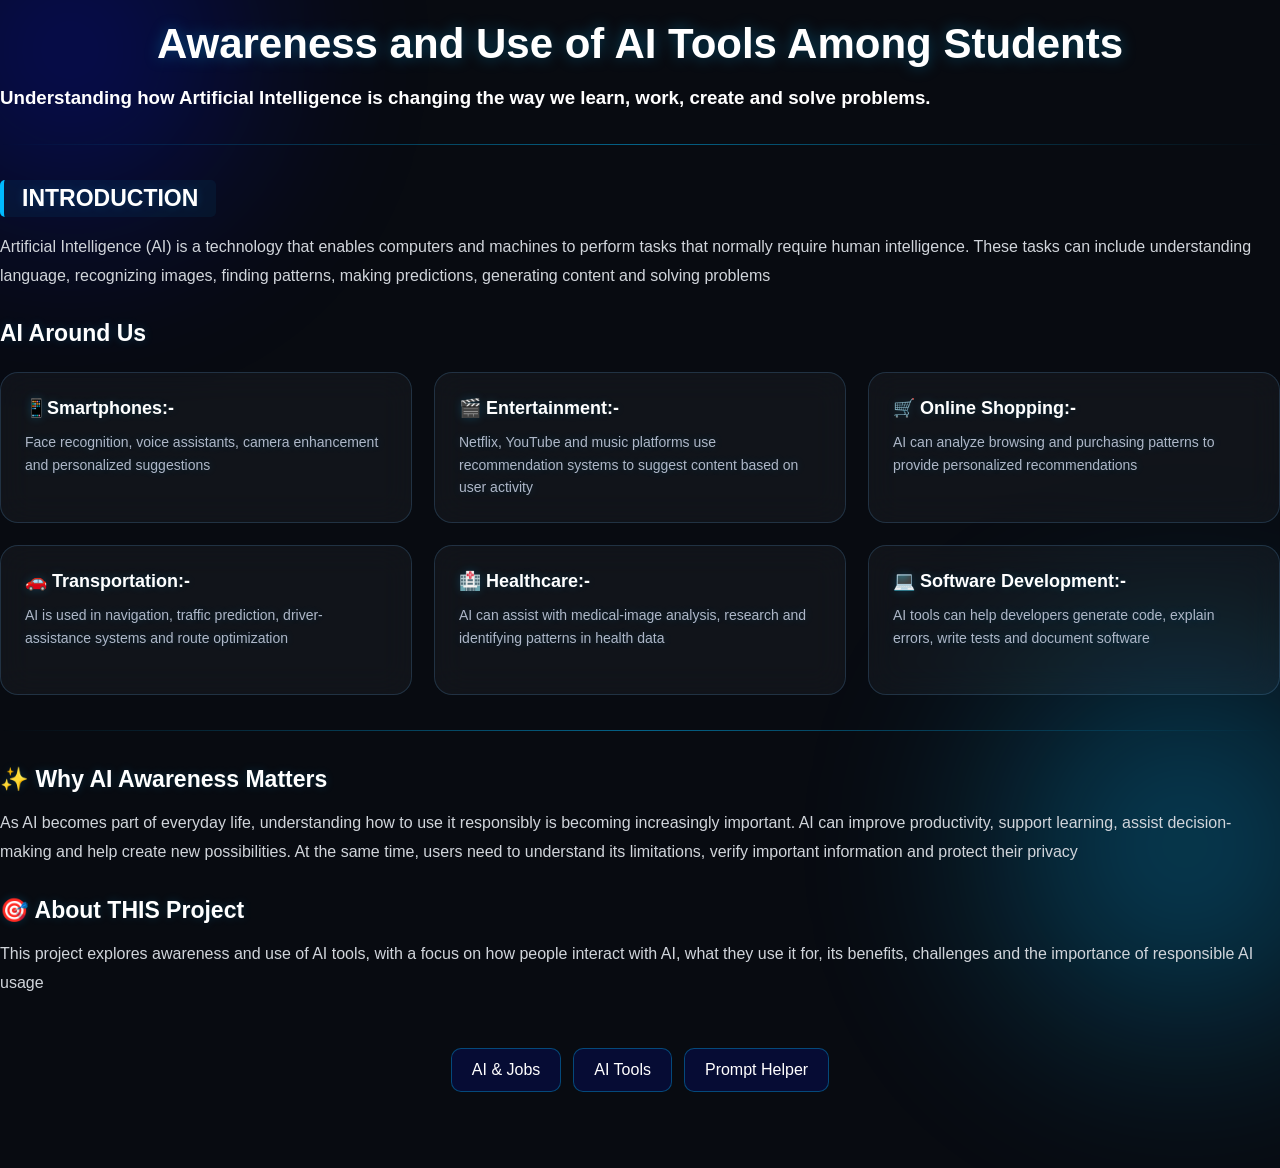
<file: templates/index.html>
<!DOCTYPE html>
<html lang="en">
<head>
    <meta charset="UTF-8">
    <meta name="viewport" content="width=device-width, initial-scale=1.0">
<link rel="stylesheet" href="../static/style.css">
    <title>AI Lens</title>
</head>
<body>
    
    <h1> Awareness and Use of AI Tools Among Students</h1>
<h3>Understanding how Artificial Intelligence is changing the way we learn, work, create and solve problems.</h3>
<hr>
<div class="intro">
    <h4>INTRODUCTION</h4> </div>
    <p>Artificial Intelligence (AI) is a technology that enables computers and machines to perform tasks that normally require human intelligence. These tasks can include understanding language, recognizing images, finding patterns, making predictions, generating content and solving problems </p>

    <h4> AI Around Us </h4>
<div class="cards">
    <div class="card">
   <h4>📱Smartphones:-<small>Face recognition, voice assistants, camera enhancement and personalized suggestions</small></h4>
        </div>
    <div class="card">
   <h4>🎬 Entertainment:- <small>Netflix, YouTube and music platforms use recommendation systems to suggest content based on user activity</small></h4>
        </div>
    <div class="card">
   <h4>🛒 Online Shopping:- <small>AI can analyze browsing and purchasing patterns to provide personalized recommendations</small></h4>
        </div>
    <div class="card">
   <h4>🚗 Transportation:-<small>AI is used in navigation, traffic prediction, driver-assistance systems and route optimization</small></h4>
        </div> 
   <div class="card">
   <h4>🏥 Healthcare:- <small>AI can assist with medical-image analysis, research and identifying patterns in health data</small></h4>
        </div>
    <div class="card">
   <h4>💻 Software Development:-<small>AI tools can help developers generate code, explain errors, write tests and document software</small></h4>
        </div>
</div>

   <hr>
<h4>✨ Why AI Awareness Matters </h4>
<p>As AI becomes part of everyday life, understanding how to use it responsibly is becoming increasingly important. AI can improve productivity, support learning, assist decision-making and help create new possibilities. At the same time, users need to understand its limitations, verify important information and protect their privacy</p>
    
<h4>🎯 About THIS Project</h4>
<p>This project explores awareness and use of AI tools, with a focus on how people interact with AI, what they use it for, its benefits, challenges and the importance of responsible AI usage</p>

<pre>
<a href="/ai-jobs">AI & Jobs</a>
<a href="/ai-tools">AI Tools</a>
<a href="/helper">Prompt Helper</a>
</pre>

</body>
</html>
</file>
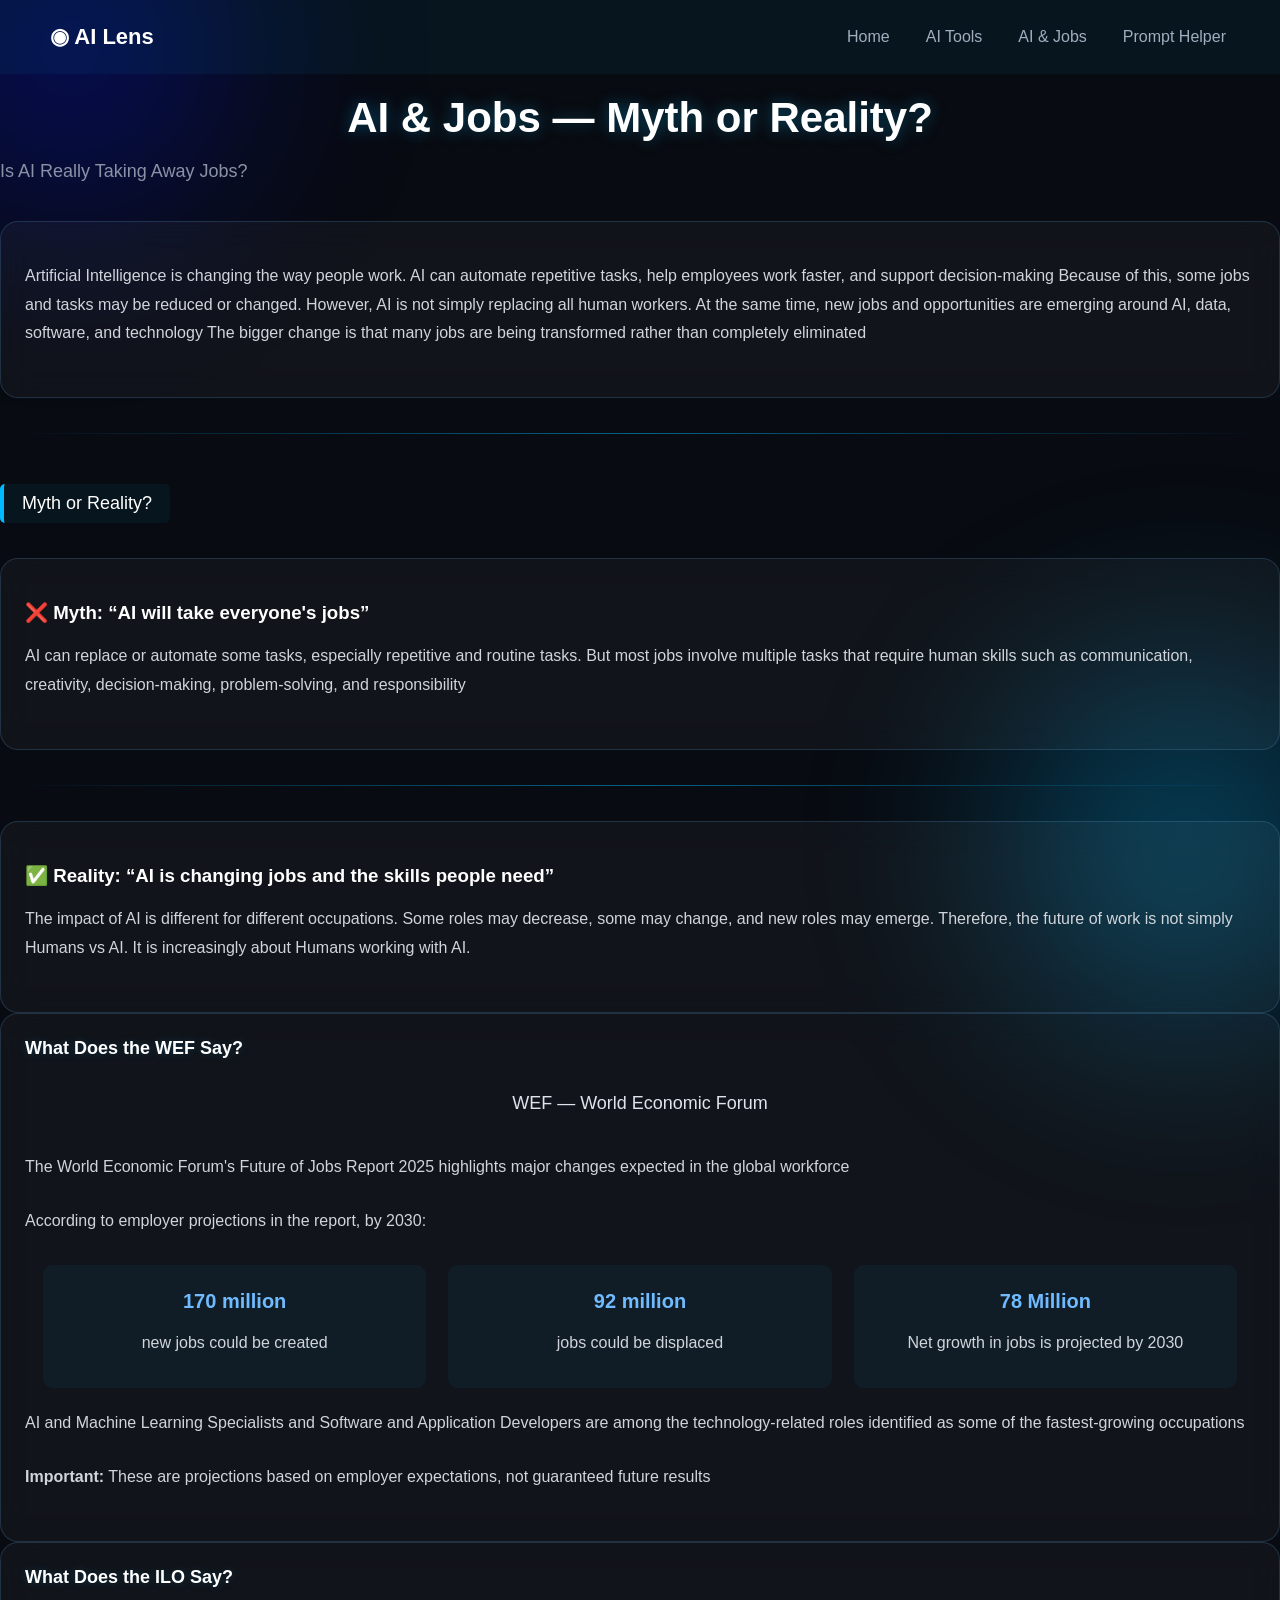
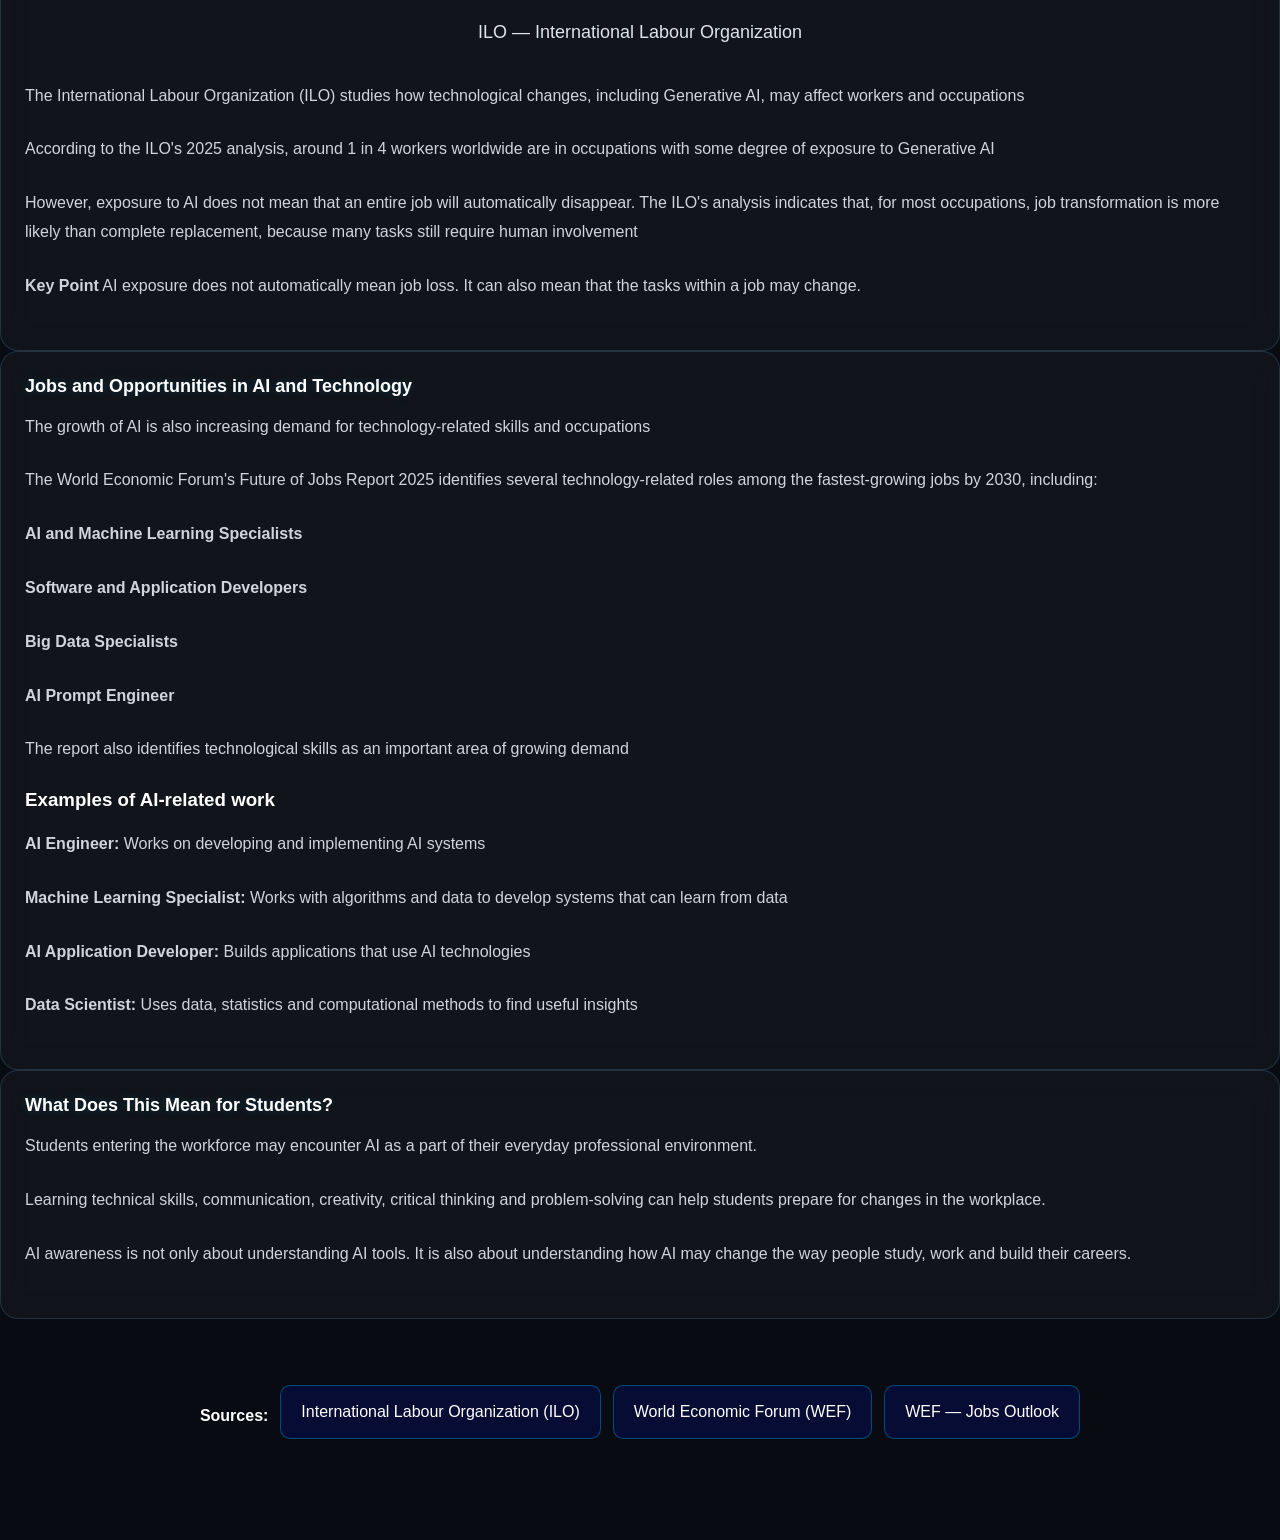
<file: templates/ai-jobs.html>
<!DOCTYPE html>
<html lang="en">
<head>
    <meta charset="UTF-8">
    <meta name="viewport" content="width=device-width, initial-scale=1.0">
    
    <link rel="stylesheet" href="../static/style.css">
    <title>AI & Jobs</title>
</head>
<body>
    <header class="navbar">
        <div class="logo">
            ◉ AI Lens
        </div>

       <nav>
    <a href="/">Home</a>
    <a href="/ai-tools">AI Tools</a>
    <a href="/ai-jobs">AI & Jobs</a>
    <a href="/helper">Prompt Helper</a>
</nav>
    </header>

    <!-- tumhara existing AI & Jobs content yahan se start hoga -->
    <!--AI & Jobs — Myth or Reality?-->
    <h1>AI & Jobs — Myth or Reality?</h1>
    <h2>Is AI Really Taking Away Jobs?</h2>
    
    <div class="card">
        <p>Artificial Intelligence is changing the way people work. AI can automate repetitive tasks, help employees work faster, and support decision-making

Because of this, some jobs and tasks may be reduced or changed. However, AI is not simply replacing all human workers. At the same time, new jobs and opportunities are emerging around AI, data, software, and technology

The bigger change is that many jobs are being transformed rather than completely eliminated </p>
    </div>

    <hr>
<!--Myth or Reality?-->
    <div class="MR">
<h2>Myth or Reality?</h2>
    </div>
<!--Myth-->
    <div class="card">
        <h3>❌ Myth: “AI will take everyone's jobs”</h3>
    <p>AI can replace or automate some tasks, especially repetitive and routine tasks. But most jobs involve multiple tasks that require human skills such as communication, creativity, decision-making, problem-solving, and responsibility</p>
    </div>
    <hr>
    <!--Reality-->
    <div class="card">
    <h3>✅ Reality: “AI is changing jobs and the skills people need”</h3>
    <p>The impact of AI is different for different occupations. Some roles may decrease, some may change, and new roles may emerge.

Therefore, the future of work is not simply Humans vs AI. It is increasingly about Humans working with AI.</p>
</div>
<!--WEF — World Economic Forum-->
<div class="card">
    <h4>What Does the WEF Say?
</h4>
<h5>WEF — World Economic Forum</h5>
<p>
The World Economic Forum's Future of Jobs Report 2025 highlights major changes expected in the global workforce </p>
<p> According to employer projections in the report, by 2030: </p>

<!--points-->
<div class="job-points">

    <div class="job-box">
<h3>170 million</h3>
 <p>new jobs could be created </p> </div> 

 <div class="job-box">
<h3> 92 million </h3>
 <p>jobs could be displaced </p> </div>

<div class="job-box">
<h3>78 Million</h3>
<p>Net growth in jobs is projected by 2030</p> </div>
</div>

<p> AI and Machine Learning Specialists and Software and Application Developers are among the technology-related roles identified as some of the fastest-growing occupations </p>
<p> 
    <strong>Important:</strong> These are projections based on employer expectations, not guaranteed future results </p>
</div>

<!--ILO — International Labour Organization-->
<div class="card">
<h4>What Does the ILO Say?</h4>

<h5>ILO — International Labour Organization</h5>


<p>The International Labour Organization (ILO) studies how technological changes, including Generative AI, may affect workers and occupations </p>

<p>According to the ILO's 2025 analysis, around 1 in 4 workers worldwide are in occupations with some degree of exposure to Generative AI</p>

<p>However, exposure to AI does not mean that an entire job will automatically disappear. The ILO's analysis indicates that, for most occupations, job transformation is more likely than complete replacement, because many tasks still require human involvement</p>
<!--key points-->
<p> <strong>Key Point</strong>

AI exposure does not automatically mean job loss. It can also mean that the tasks within a job may change.</p>
</div>
<!--<h4>Jobs and Opportunities in AI and Technology</h4>-->
<div class="card"> 
<h4><h4>Jobs and Opportunities in AI and Technology</h4>
</h4>
<p>The growth of AI is also increasing demand for technology-related skills and occupations</p>

<p>The World Economic Forum's Future of Jobs Report 2025 identifies several technology-related roles among the fastest-growing jobs by 2030, including:</p>

<p><strong>AI and Machine Learning Specialists</strong></p>

<p><strong>Software and Application Developers</strong></p>

<p><strong>Big Data Specialists</strong></p>

<p><strong>AI Prompt Engineer</strong></p>
<p>
The report also identifies technological skills as an important area of growing demand</p>

<h3>Examples of AI-related work</h3>

<p><strong>AI Engineer:</strong>
Works on developing and implementing AI systems</p>

<p><strong>Machine Learning Specialist:</strong>
Works with algorithms and data to develop systems that can learn from data</p>

<p><strong>AI Application Developer:</strong>
Builds applications that use AI technologies</p>

<p><strong>Data Scientist:</strong>
Uses data, statistics and computational methods to find useful insights</p>
</div>

<div class="card">

    <h4>What Does This Mean for Students?</h4>

    <p>
        Students entering the workforce may encounter AI as a part of
        their everyday professional environment.
    </p>

    <p>
        Learning technical skills, communication, creativity,
        critical thinking and problem-solving can help students
        prepare for changes in the workplace.
    </p>

    <p>
        AI awareness is not only about understanding AI tools.
        It is also about understanding how AI may change the way
        people study, work and build their careers.
    </p>

</div>

<!--source link -->
<pre>
    <strong>Sources:</strong>

<p>
    <a href="https://www.ilo.org/publications/generative-ai-and-jobs-2025-update"
   target="_blank">
    International Labour Organization (ILO)
   </a>
</p>

<p>
    <a href="https://www.weforum.org/publications/the-future-of-jobs-report-2025/"
   target="_blank">
    World Economic Forum (WEF)
  </a>
</p>

<p>
    <a href="https://www.weforum.org/publications/the-future-of-jobs-report-2025/in-full/2-jobs-outlook/"
   target="_blank">
    WEF — Jobs Outlook
  </a>
</p>
</pre>
</body>
</html>
</file>
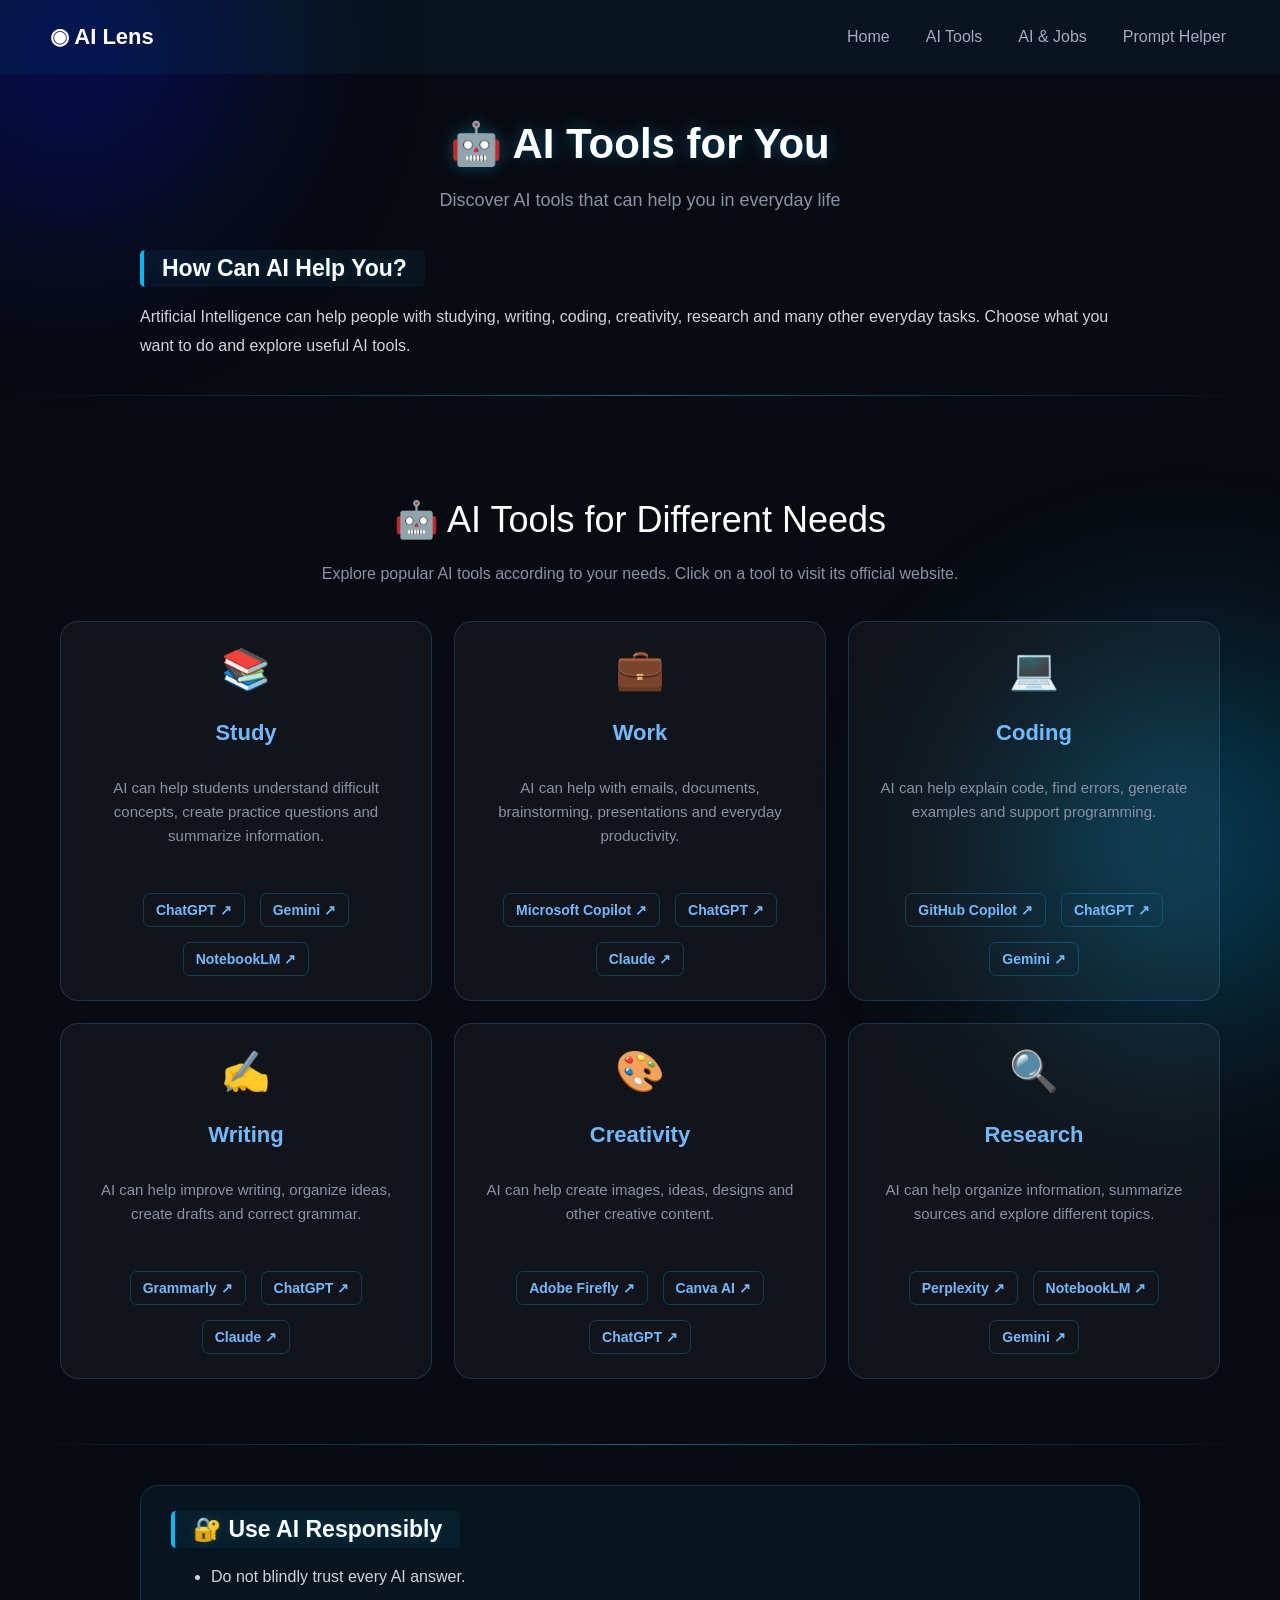
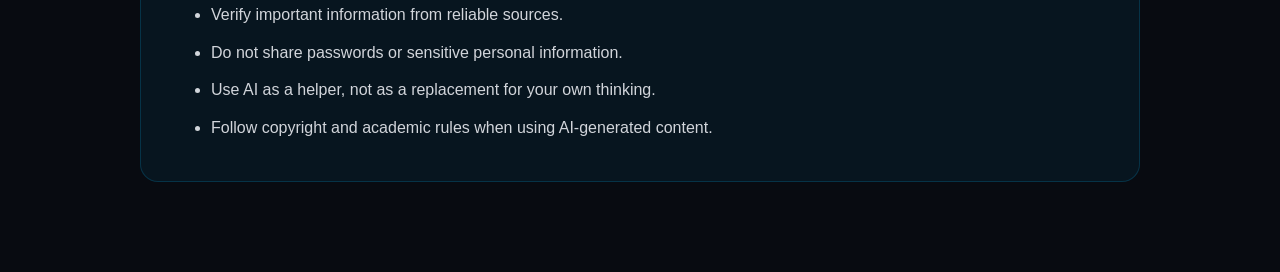
<file: templates/AITools.html>
<!DOCTYPE html>
<html lang="en">
<head>
    <meta charset="UTF-8">
    <meta name="viewport" content="width=device-width, initial-scale=1.0">
    <title>AI Tools for You</title>
    <link rel="stylesheet" href="../static/style.css">
</head>
<body>

<!-- NAVIGATION -->
<header class="navbar">
    <div class="logo">
        ◉ AI Lens
    </div>
    <nav>
    <a href="/">Home</a>
    <a href="/ai-tools">AI Tools</a>
    <a href="/ai-jobs">AI & Jobs</a>
    <a href="/helper">Prompt Helper</a>
</nav>
</header>

<!-- HEADER -->
<header>
    <h1>🤖 AI Tools for You</h1>
    <h3>
        Discover AI tools that can help you in everyday life
    </h3>
</header>

<main>

    <!-- INTRODUCTION -->
    <section class="intro-section">
        <div class="intro">
            <h4>
                How Can AI Help You?
            </h4>
        </div>

        <p>
            Artificial Intelligence can help people with
            studying, writing, coding, creativity,
            research and many other everyday tasks.

            Choose what you want to do and explore
            useful AI tools.
        </p>
    </section>

    <hr>

    <!-- AI TOOLS -->
    <section class="tools-section" id="tools">

        <h2>
            🤖 AI Tools for Different Needs
        </h2>

        <p class="section-intro">
            Explore popular AI tools according to
            your needs. Click on a tool to visit
            its official website.
        </p>

        <div class="cards">

            <!-- STUDY -->
            <div class="card tool-card" id="study">
                <div class="category-icon">
                    📚
                </div>

                <h3>
                    Study
                </h3>

                <p>
                    AI can help students understand
                    difficult concepts, create practice
                    questions and summarize information.
                </p>

                <div class="tool-links">
                    <a href="https://chatgpt.com/" target="_blank">
                        ChatGPT ↗
                    </a>

                    <a href="https://gemini.google.com/" target="_blank">
                        Gemini ↗
                    </a>

                    <a href="https://notebooklm.google.com/" target="_blank">
                        NotebookLM ↗
                    </a>
                </div>
            </div>

            <!-- WORK -->
            <div class="card tool-card" id="work">
                <div class="category-icon">
                    💼
                </div>

                <h3>
                    Work
                </h3>

                <p>
                    AI can help with emails, documents,
                    brainstorming, presentations and
                    everyday productivity.
                </p>

                <div class="tool-links">
                    <a href="https://www.microsoft.com/en-us/copilot" target="_blank">
                        Microsoft Copilot ↗
                    </a>

                    <a href="https://chatgpt.com/" target="_blank">
                        ChatGPT ↗
                    </a>

                    <a href="https://claude.ai/" target="_blank">
                        Claude ↗
                    </a>
                </div>
            </div>

            <!-- CODING -->
            <div class="card tool-card" id="coding">
                <div class="category-icon">
                    💻
                </div>

                <h3>
                    Coding
                </h3>

                <p>
                    AI can help explain code, find errors,
                    generate examples and support
                    programming.
                </p>

                <div class="tool-links">
                    <a href="https://github.com/features/copilot" target="_blank">
                        GitHub Copilot ↗
                    </a>

                    <a href="https://chatgpt.com/" target="_blank">
                        ChatGPT ↗
                    </a>

                    <a href="https://gemini.google.com/" target="_blank">
                        Gemini ↗
                    </a>
                </div>
            </div>

            <!-- WRITING -->
            <div class="card tool-card" id="writing">
                <div class="category-icon">
                    ✍️
                </div>

                <h3>
                    Writing
                </h3>

                <p>
                    AI can help improve writing,
                    organize ideas, create drafts
                    and correct grammar.
                </p>

                <div class="tool-links">
                    <a href="https://www.grammarly.com/" target="_blank">
                        Grammarly ↗
                    </a>

                    <a href="https://chatgpt.com/" target="_blank">
                        ChatGPT ↗
                    </a>

                    <a href="https://claude.ai/" target="_blank">
                        Claude ↗
                    </a>
                </div>
            </div>

            <!-- CREATIVITY -->
            <div class="card tool-card" id="creative">
                <div class="category-icon">
                    🎨
                </div>

                <h3>
                    Creativity
                </h3>

                <p>
                    AI can help create images, ideas,
                    designs and other creative content.
                </p>

                <div class="tool-links">
                    <a href="https://firefly.adobe.com/" target="_blank">
                        Adobe Firefly ↗
                    </a>

                    <a href="https://www.canva.com/canva-ai/" target="_blank">
                        Canva AI ↗
                    </a>

                    <a href="https://chatgpt.com/" target="_blank">
                        ChatGPT ↗
                    </a>
                </div>
            </div>

            <!-- RESEARCH -->
            <div class="card tool-card" id="research">
                <div class="category-icon">
                    🔍
                </div>

                <h3>
                    Research
                </h3>

                <p>
                    AI can help organize information,
                    summarize sources and explore
                    different topics.
                </p>

                <div class="tool-links">
                    <a href="https://www.perplexity.ai/" target="_blank">
                        Perplexity ↗
                    </a>

                    <a href="https://notebooklm.google.com/" target="_blank">
                        NotebookLM ↗
                    </a>

                    <a href="https://gemini.google.com/" target="_blank">
                        Gemini ↗
                    </a>
                </div>
            </div>

        </div>
    </section>

    <hr>

    <!-- SAFETY -->
    <section class="tips" id="tips">
        <div class="intro">
            <h4>
                🔐 Use AI Responsibly
            </h4>
        </div>

        <ul>
            <li>
                Do not blindly trust every AI answer.
            </li>

            <li>
                Verify important information from
                reliable sources.
            </li>

            <li>
                Do not share passwords or sensitive
                personal information.
            </li>

            <li>
                Use AI as a helper, not as a replacement
                for your own thinking.
            </li>

            <li>
                Follow copyright and academic rules
                when using AI-generated content.
            </li>
        </ul>
    </section>

</main>

</body>
</html>
</file>
<file: static/style.css>
/* 1. BASIC SETTINGS */
* {
    box-sizing: border-box;
}
html {
    scroll-behavior: smooth;
}
body {
    margin: 0;
    padding: 0 0 50px 0;
    background-color: #080b11;
    color: white;
    font-family: "Segoe UI", Arial, sans-serif;
    min-height: 100vh;
    overflow-x: hidden;
    position: relative;
}

/* 2. BLUE BACKGROUND GLOW */
body::before {
    content: "";
    position: fixed;
    width: 500px;
    height: 500px;
    top: -200px;
    left: -180px;
    border-radius: 50%;
    background: radial-gradient(
        circle,
        #0015ff 0%,
        rgba(0, 21, 255, 0) 70%
    );
    filter: blur(90px);
    opacity: 0.4;
    pointer-events: none;
    z-index: 0;
}
body::after {
    content: "";
    position: fixed;
    width: 550px;
    height: 550px;
    bottom: -220px;
    right: -180px;
    border-radius: 50%;
    background: radial-gradient(
        circle,
        #00baff 0%,
        rgba(0, 186, 255, 0) 70%
    );
    filter: blur(90px);
    opacity: 0.4;
    pointer-events: none;
    z-index: 0;
}

/* 3. KEEP CONTENT ABOVE GLOW */
body > * {
    position: relative;
    z-index: 1;
}

/* 4. HEADER */
header {
    text-align: center;
    margin-top: 45px;
    margin-bottom: 25px;
}
h1 {
    text-align: center;
    font-size: 42px;
    margin-top: 20px;
    margin-bottom: 15px;
    color: white;
    text-shadow:
        0 0 15px rgba(0, 186, 255, 0.35);
}
header h3 {
    text-align: center;
    color: #8a92a6;
    font-size: 18px;
    font-weight: 400;
    line-height: 1.6;
    margin-bottom: 35px;
}

/* 5. NAVIGATION BAR */
.navbar {
    display: flex;
    justify-content: space-between;
    align-items: center;
    position: relative;
    width: 100%;
    padding: 20px 50px;
    margin:  0;
    background: rgba(0, 186, 255, 0.06);
    color: white;
    z-index: 10;
}
.logo {
    color: white;
    font-size: 22px;
    font-weight: bold;
}
.navbar nav {
    display: flex;
    gap: 28px;
}
.navbar nav a {
    color: #a0aec0;
    text-decoration: none;
    font-size: 16px;
    padding: 8px 4px;
    position: relative;
    transition: color 0.3s ease;
}
.navbar nav a:hover {
    color: white;
}
.navbar nav a.active {
    color: white;
}
.navbar nav a.active::after {
    content: "";
    position: absolute;
    bottom: -2px;
    left: 4px;
    right: 4px;
    height: 3px;
    background-color: #00baff;
    border-radius: 2px;
}

/* 6. HORIZONTAL LINE */
hr {
    border: none;
    height: 1px;
    margin: 35px 0;
    background: linear-gradient(
        to right,
        transparent,
        #00baff,
        transparent
    );
    opacity: 0.5;
}

/* 7. INTRODUCTION */
.intro-section {
    max-width: 1000px;
    margin: auto;
}
.intro {
    display: inline-block;
    padding: 5px 18px;
    border-left: 4px solid #00baff;
    background: rgba(0, 186, 255, 0.06);
    border-radius: 5px;
}
.intro h4 {
    margin: 0;
    font-size: 23px;
}

/* 8. SECTION HEADINGS */
h4 {
    color: white;
    font-size: 23px;
    margin-top: 30px;
    margin-bottom: 15px;
    text-shadow:
        0 0 10px rgba(0, 186, 255, 0.2);
}
h2 {
    text-align: left;
    color: #8a92a6;
    font-size: 18px;
    font-weight: 400;
    line-height: 1.6;
    margin-bottom: 35px;
}
h5 {
    text-align: center;
    color: #dfe3eb;
    font-size: 18px;
    font-weight: 400;
    line-height: 1.6;
    margin-bottom: 35px;
}

/* 9. PARAGRAPHS */
p {
    color: #d1d5db;
    font-size: 16px;
    line-height: 1.8;
    margin-bottom: 25px;
}

/* 10. CARDS */
.cards {
    display: grid;
    grid-template-columns: repeat(3, 1fr);
    gap: 22px;
    margin-top: 25px;
}
.card {
    padding: 24px;
    min-height: 150px;
    background: rgba(255, 255, 255, 0.04);
    border: 1px solid rgba(112, 187, 255, 0.18);
    border-radius: 18px;
    backdrop-filter: blur(16px);
    -webkit-backdrop-filter: blur(16px);
    transition: 0.3s ease;
}
.card:hover {
    transform: translateY(-6px);
    border-color: rgba(0, 186, 255, 0.6);
    box-shadow:
        0 0 25px rgba(0, 186, 255, 0.18);
}
.card h4 {
    margin: 0;
    font-size: 18px;
    color: white;
}
.card small {
    display: block;
    margin-top: 12px;
    color: #aeb7c8;
    font-size: 14px;
    line-height: 1.6;
    font-weight: normal;
}

/* 11. HOME PAGE NAVIGATION */
pre {
    display: flex;
    justify-content: center;
    align-items: center;
    flex-wrap: wrap;
    gap: 12px;
    margin-top: 40px;
    padding: 10px;
    white-space: normal;
    font-family: inherit;
}
pre a {
    display: inline-block;
    padding: 12px 20px;
    color: white;
    text-decoration: none;
    background: rgba(0, 21, 255, 0.15);
    border: 1px solid rgba(0, 186, 255, 0.35);
    border-radius: 10px;
    transition: 0.3s ease;
}
pre a:hover {
    background: rgba(0, 186, 255, 0.18);
    border-color: #00baff;
    box-shadow:
        0 0 18px rgba(0, 186, 255, 0.25);
    transform: translateY(-3px);
}

/* 12. AI & JOBS */
.MR h2 {
    display: inline-block;
    padding: 5px 18px;
    border-left: 4px solid #00baff;
    background: rgba(0, 186, 255, 0.06);
    border-radius: 5px;
    color: white;
}
.job-points {
    display: grid;
    grid-template-columns: repeat(3, 1fr);
    gap: 22px;
    margin-top: 25px;
    padding: 5px 18px;
}
.job-box {
    padding: 5px;
    background: rgba(0, 186, 255, 0.06);
    border-radius: 10px;
    color: white;
    text-align: center;
}
.job-box h3 {
    color: #70bbff;
    font-size: 20px;
    margin-bottom: 10px;
}

/* 13. AI TOOLS */
.tools-section {
    padding: 30px 20px;
    max-width: 1200px;
    margin: auto;
}
.tools-section h2 {
    text-align: center;
    color: white;
    font-size: 36px;
    margin-bottom: 12px;
}
.section-intro {
    text-align: center;
    color: #8a92a6;
    font-size: 16px;
    max-width: 700px;
    margin: 0 auto 35px;
    line-height: 1.6;
}
.tool-card {
    display: flex;
    flex-direction: column;
    min-height: 330px;
    text-align: center;
}
.tool-card h3 {
    color: #70bbff;
    font-size: 22px;
    margin-bottom: 15px;
}
.tool-card p {
    color: #8a92a6;
    line-height: 1.6;
    font-size: 15px;
}
.tool-links {
    display: flex;
    justify-content: center;
    gap: 15px;
    margin-top: auto;
    padding-top: 20px;
    flex-wrap: wrap;
}
.tool-links a {
    color: #70bbff;
    text-decoration: none;
    font-weight: bold;
    font-size: 14px;
    padding: 8px 12px;
    border: 1px solid rgba(0, 186, 255, 0.25);
    border-radius: 7px;
    transition: 0.3s ease;
}
.tool-links a:hover {
    color: white;
    background: rgba(0, 186, 255, 0.12);
    border-color: #00baff;
    box-shadow:
        0 0 12px rgba(0, 186, 255, 0.2);
}

/* 14. CATEGORY CARDS */
.category-card {
    display: block;
    padding: 24px;
    min-height: 180px;
    background: rgba(255, 255, 255, 0.04);
    border: 1px solid rgba(112, 187, 255, 0.18);
    border-radius: 18px;
    backdrop-filter: blur(16px);
    text-decoration: none;
    transition: 0.3s ease;
}
.category-card:hover {
    transform: translateY(-6px);
    border-color: #00baff;
    box-shadow:
        0 0 25px rgba(0, 186, 255, 0.18);
    background: rgba(0, 186, 255, 0.08);
}
.category-card h4 {
    margin: 10px 0;
    font-size: 20px;
    color: white;
}
.category-card small {
    display: block;
    margin-top: 12px;
    color: #aeb7c8;
    font-size: 14px;
    line-height: 1.6;
}
.category-icon {
    font-size: 40px;
    margin-bottom: 5px;
}

/* 15. SAFETY TIPS */
.tips {
    max-width: 1000px;
    margin: 40px auto;
    padding: 25px 30px;
    background: rgba(0, 186, 255, 0.06);
    border: 1px solid rgba(0, 186, 255, 0.18);
    border-radius: 18px;
}
.tips h4 {
    margin-top: 0;
}
.tips li {
    color: #d1d5db;
    margin: 12px 0;
    line-height: 1.6;
}

/* 16. FOOTER */
footer {
    text-align: center;
    margin-top: 50px;
    padding: 20px;
    border-top: 1px solid rgba(0, 186, 255, 0.2);
}
footer p {
    color: #8a92a6;
    font-size: 14px;
    margin: 0;
}

/* 17. TABLET */
@media (max-width: 800px) {
    body {
        padding: 35px 20px;
    }
    h1 {
        font-size: 32px;
    }
    .cards {
        grid-template-columns: repeat(2, 1fr);
    }
    .navbar {
        padding: 18px 30px;
        margin: -35px 0 40px 0;
    }
    .navbar nav {
        gap: 15px;
    }
    .job-points {
        grid-template-columns: repeat(2, 1fr);
    }
}

/* 18. MOBILE */
@media (max-width: 550px) {
    body {
        padding: 25px 15px;
    }
    h1 {
        font-size: 27px;
    }
    header h3 {
        font-size: 16px;
    }
    .cards {
        grid-template-columns: 1fr;
    }
    .navbar {
        position: relative;
        margin: -25px 0 30px 0;
        padding: 15px;
        flex-direction: column;
        gap: 15px;
    }
    .navbar nav {
        flex-wrap: wrap;
        justify-content: center;
    }
    .tools-section {
        padding: 25px 5px;
    }
    .tools-section h2 {
        font-size: 30px;
    }
    .tool-card {
        min-height: auto;
    }
    .tool-links {
        margin-top: 10px;
    }
    .job-points {
        grid-template-columns: 1fr;
    }
}

/* 19. AI PROMPT HELPER */
.prompt-page {
    max-width: 1000px;
    margin: auto;
}

.prompt-intro {
    margin-top: 30px;
}

.prompt-box {
    max-width: 800px;
    margin: 40px auto;
    padding: 30px;
    background: rgba(255,255,255,0.04);
    border: 1px solid rgba(112,187,255,0.18);
    border-radius: 18px;
    backdrop-filter: blur(16px);
}

.prompt-box h2 {
    color: white;
    text-align: center;
    font-size: 28px;
    margin-bottom: 30px;
}

.prompt-box form {
    display: flex;
    flex-direction: column;
}

.prompt-box label {
    color: #dfe3eb;
    font-size: 15px;
    margin: 15px 0 8px;
}

.prompt-box select,
.prompt-box textarea {
    width: 100%;
    padding: 13px;
    background: rgba(0,0,0,0.25);
    color: white;
    border: 1px solid rgba(0,186,255,0.25);
    border-radius: 8px;
    font-family: inherit;
    font-size: 15px;
    outline: none;
}

.prompt-box select:focus,
.prompt-box textarea:focus {
    border-color: #00baff;
    box-shadow: 0 0 12px rgba(0,186,255,0.15);
}

.prompt-box option {
    background: #080b11;
    color: white;
}

.prompt-box button {
    margin-top: 25px;
    padding: 13px 20px;
    background: rgba(0,186,255,0.12);
    color: white;
    border: 1px solid rgba(0,186,255,0.5);
    border-radius: 8px;
    font-size: 16px;
    font-weight: bold;
    cursor: pointer;
    transition: 0.3s ease;
}

.prompt-box button:hover {
    background: rgba(0,186,255,0.2);
    border-color: #00baff;
    box-shadow: 0 0 18px rgba(0,186,255,0.2);
    transform: translateY(-2px);
}

.generated-prompt {
    max-width: 800px;
    margin: 40px auto;
}

.prompt-result {
    margin-top: 25px;
    padding: 25px;
    background: rgba(0,186,255,0.06);
    border: 1px solid rgba(0,186,255,0.25);
    border-radius: 12px;
}

.prompt-result p {
    color: #dfe3eb;
    line-height: 1.8;
    margin: 0;
}

.prompt-note {
    color: #8a92a6;
    text-align: center;
    font-size: 14px;
}

@media (max-width: 550px) {
    .prompt-box {
        padding: 20px;
    }

    .prompt-box h2 {
        font-size: 24px;
    }
}
</file>
